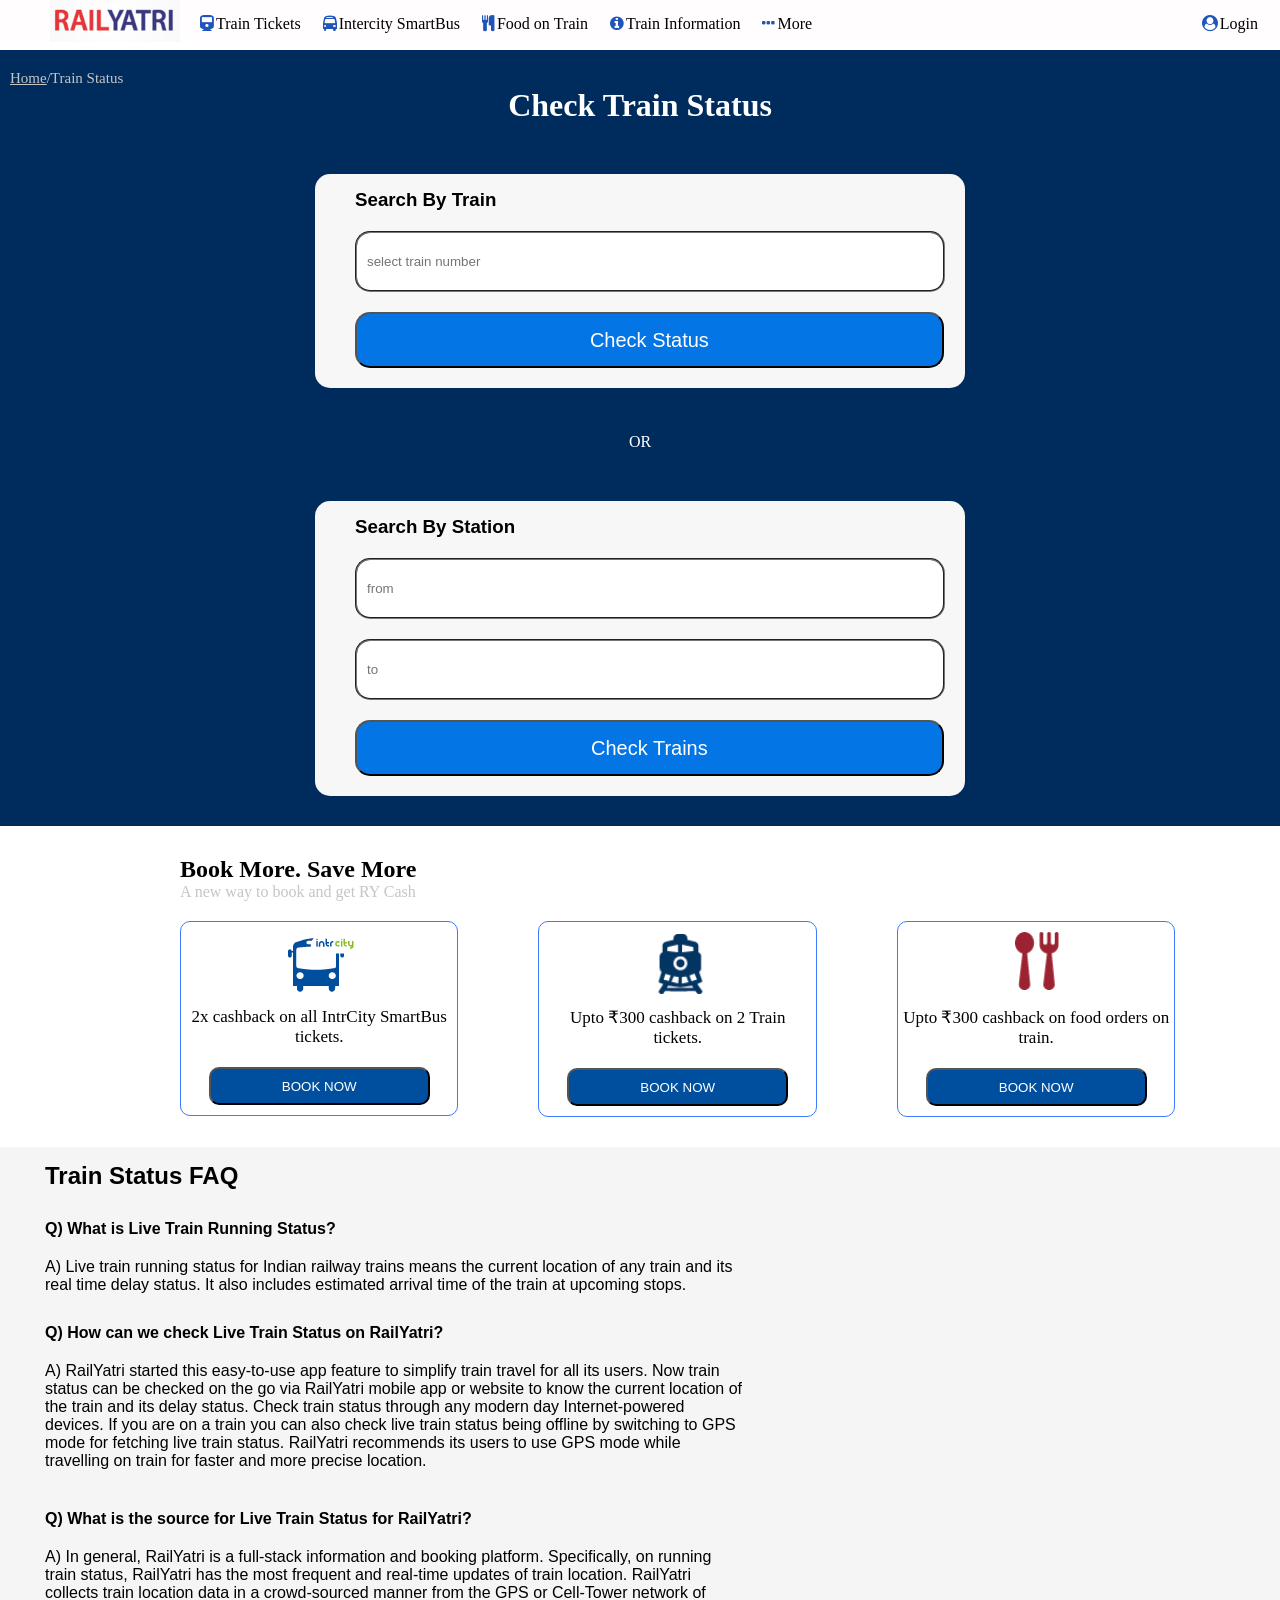
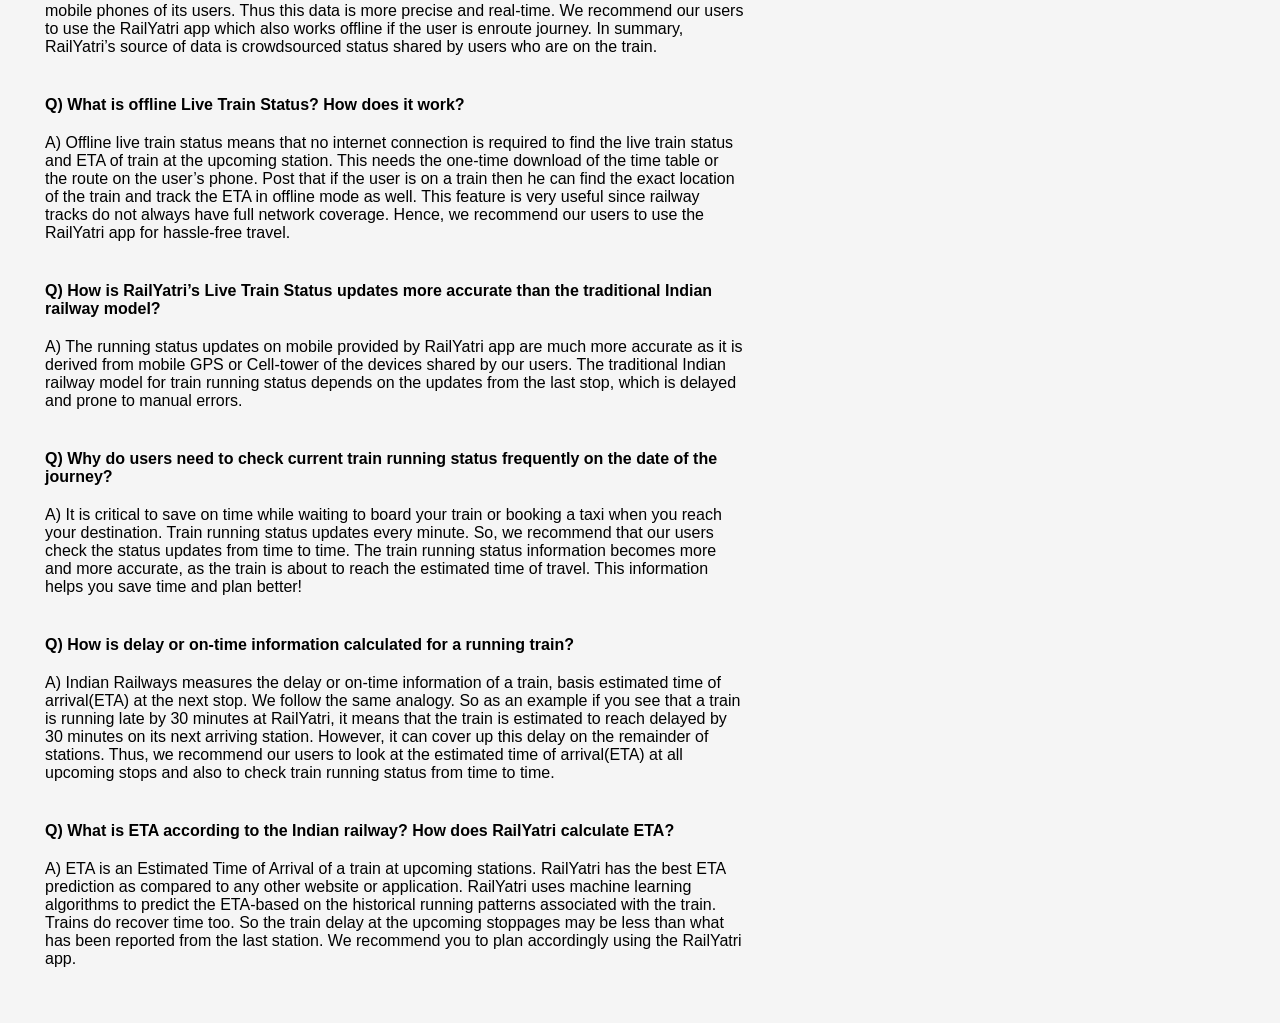
<file: index.html>
<!DOCTYPE html>
<html lang="en">
<head>
    <meta charset="UTF-8">
    <meta http-equiv="X-UA-Compatible" content="IE=edge">
    <meta name="viewport" content="width=device-width, initial-scale=1.0">
    <title>Live Train Running Status</title>
    <link rel="stylesheet" href="style.css">
    <link rel="stylesheet" href="https://cdnjs.cloudflare.com/ajax/libs/font-awesome/4.7.0/css/font-awesome.min.css">
</head>
<body>
   <div class="navbar">
           <img src="1561011202376.jpg" alt="logo" class="navlogo">
           <div class="navlinks">
               <ul class="navs">
                   <li class="red"><i class="fa fa-train"><a href="#">Train Tickets</a></i></li>
                   <li class="red"><i class="fa fa-bus"><a href="#">Intercity SmartBus</a></i></li>
                   <li class="red"><i class="fa fa-cutlery"><a href="#">Food on Train</a></i></li>
                   <li class="red"><i class="fa fa-info-circle"><a href="#">Train Information</a></i></li>
                   <li class="red"><i class="fa fa-ellipsis-h"><a href="#">More</a></i></li>
                   <li class="red log"><i class="fa fa-user-circle" style="float: right;"><a href="#">Login</a></i></li>
               </ul>
           </div>
    </div> 
<div class="block">
    <div><p style="color:rgb(197, 197, 197);" class="size"><a href="#">Home</a>/Train Status</p></div>
    <div class="cool"><h1>Check Train Status</h1></div>
    <div class="box1">
        <header><h3 style="font-family: -apple-system, BlinkMacSystemFont, 'Segoe UI', Roboto, Oxygen, Ubuntu, Cantarell, 'Open Sans', 'Helvetica Neue', sans-serif; margin-left: 30px; margin-top: 10px;">Search By Train</h3></header>
        <form>
        <input type="text" placeholder="select train number" class="box3">
        <button type="submit" class="box4" >Check Status</button>
        </form>
    </div>
   <div class="line">OR</div>
   <div class="box5">
   <header><header><h3 style="font-family: -apple-system, BlinkMacSystemFont, 'Segoe UI', Roboto, Oxygen, Ubuntu, Cantarell, 'Open Sans', 'Helvetica Neue', sans-serif; margin-left: 30px; margin-top: 10px;">Search By Station</h3></header></header>
   <form>
       <input type="text" placeholder="from" class="box6">
       <input type="text" placeholder="to" class="box6">
       <button type="submit" class="box4" >Check Trains</button>
   </form>
   </div>
</div>
<div class="hall">
    <h2>Book More. Save More</h2>
    <p style="color:rgb(197, 197, 197)"> A new way to book and get RY Cash</p>
    <div class="hap">
        <ul>
            <li class="box7"><img src="train.jpg" alt="train" class="img"><br>2x cashback on all IntrCity SmartBus tickets.<br><button type="submit" class="but">BOOK NOW</button></li>
            <li class="box7"><img src="train2.jpg" alt="train" class="img"><br>Upto ₹300 cashback on 2 Train<br>tickets.<br><button type="submit" class="but">BOOK NOW</button></li>
            <li class="box7"><img src="food.jpg" alt="train" class="img"><br>Upto ₹300 cashback on food orders on train.<br><button type="submit" class="but">BOOK NOW</button></li>
        </ul>
    </div>
</div>
<div class="dud">
  <div><h2 class="dud1">Train Status FAQ</h2>
<div class="dud3">
<p class="dud2"><h4 class="dud1" style="margin-top: 10px; margin-bottom: 10px;">Q) What is Live Train Running Status?</h4>
 <div style= "margin-top: 10px; margin-bottom: 20px;" class="dud1">  
A) Live train running status for Indian railway trains means the current location of any train and its real time delay status. It also includes estimated arrival time of the train at upcoming stops.
</div> 

<h4 class="dud1" style="margin-top: 10px; margin-bottom: 10px;">Q) How can we check Live Train Status on RailYatri?</h4>
<div style="margin-top: 10px; margin-bottom: 30px;" class="dud1">
A) RailYatri started this easy-to-use app feature to simplify train travel for all its users. Now train status can be checked on the go via RailYatri mobile app or website to know the current location of the train and its delay status. Check train status through any modern day Internet-powered devices. If you are on a train you can also check live train status being offline by switching to GPS mode for fetching live train status. RailYatri recommends its users to use GPS mode while travelling on train for faster and more precise location.
</div>

<h4 class="dud1" style="margin-top: 10px; margin-bottom: 10px;">Q) What is the source for Live Train Status for RailYatri?</h4>
<div style="margin-top: 10px; margin-bottom: 30px;" class="dud1">
A) In general, RailYatri is a full-stack information and booking platform. Specifically, on running train status, RailYatri has the most frequent and real-time updates of train location. RailYatri collects train location data in a crowd-sourced manner from the GPS or Cell-Tower network of mobile phones of its users. Thus this data is more precise and real-time. We recommend our users to use the RailYatri app which also works offline if the user is enroute journey. In summary, RailYatri’s source of data is crowdsourced status shared by users who are on the train.
</div>

<h4 class="dud1" style="margin-top: 10px; margin-bottom: 10px;">Q) What is offline Live Train Status? How does it work?</h4>
<div style="margin-top: 10px; margin-bottom: 30px;" class="dud1">
A) Offline live train status means that no internet connection is required to find the live train status and ETA of train at the upcoming station. This needs the one-time download of the time table or the route on the user’s phone. Post that if the user is on a train then he can find the exact location of the train and track the ETA in offline mode as well. This feature is very useful since railway tracks do not always have full network coverage. Hence, we recommend our users to use the RailYatri app for hassle-free travel.
</div>

<h4 class="dud1" style="margin-top: 10px; margin-bottom: 10px;">Q) How is RailYatri’s Live Train Status updates more accurate than the traditional Indian railway model?</h4>
<div style="margin-top: 10px; margin-bottom: 30px;" class="dud1">A) The running status updates on mobile provided by RailYatri app are much more accurate as it is derived from mobile GPS or Cell-tower of the devices shared by our users. The traditional Indian railway model for train running status depends on the updates from the last stop, which is delayed and prone to manual errors.
</div>

<h4 class="dud1" style="margin-top: 10px; margin-bottom: 10px;">Q) Why do users need to check current train running status frequently on the date of the journey?</h4>
<div style="margin-top: 10px; margin-bottom: 30px;" class="dud1">A) It is critical to save on time while waiting to board your train or booking a taxi when you reach your destination. Train running status updates every minute. So, we recommend that our users check the status updates from time to time. The train running status information becomes more and more accurate, as the train is about to reach the estimated time of travel. This information helps you save time and plan better!
</div>

<h4 class="dud1" style="margin-top: 10px; margin-bottom: 10px;">Q) How is delay or on-time information calculated for a running train?</h4>
<div style="margin-top: 10px; margin-bottom: 30px;" class="dud1">A) Indian Railways measures the delay or on-time information of a train, basis estimated time of arrival(ETA) at the next stop. We follow the same analogy. So as an example if you see that a train is running late by 30 minutes at RailYatri, it means that the train is estimated to reach delayed by 30 minutes on its next arriving station. However, it can cover up this delay on the remainder of stations. Thus, we recommend our users to look at the estimated time of arrival(ETA) at all upcoming stops and also to check train running status from time to time.
</div>

<h4 class="dud1" style="margin-top: 10px; margin-bottom: 10px;">Q) What is ETA according to the Indian railway? How does RailYatri calculate ETA?</h4>
<div style="margin-top: 10px; margin-bottom: 30px;" class="dud1">A) ETA is an Estimated Time of Arrival of a train at upcoming stations. RailYatri has the best ETA prediction as compared to any other website or application. RailYatri uses machine learning algorithms to predict the ETA-based on the historical running patterns associated with the train. Trains do recover time too. So the train delay at the upcoming stoppages may be less than what has been reported from the last station. We recommend you to plan accordingly using the RailYatri app.</p>
</div>
</div>
</div>
</body>
</html>
</file>
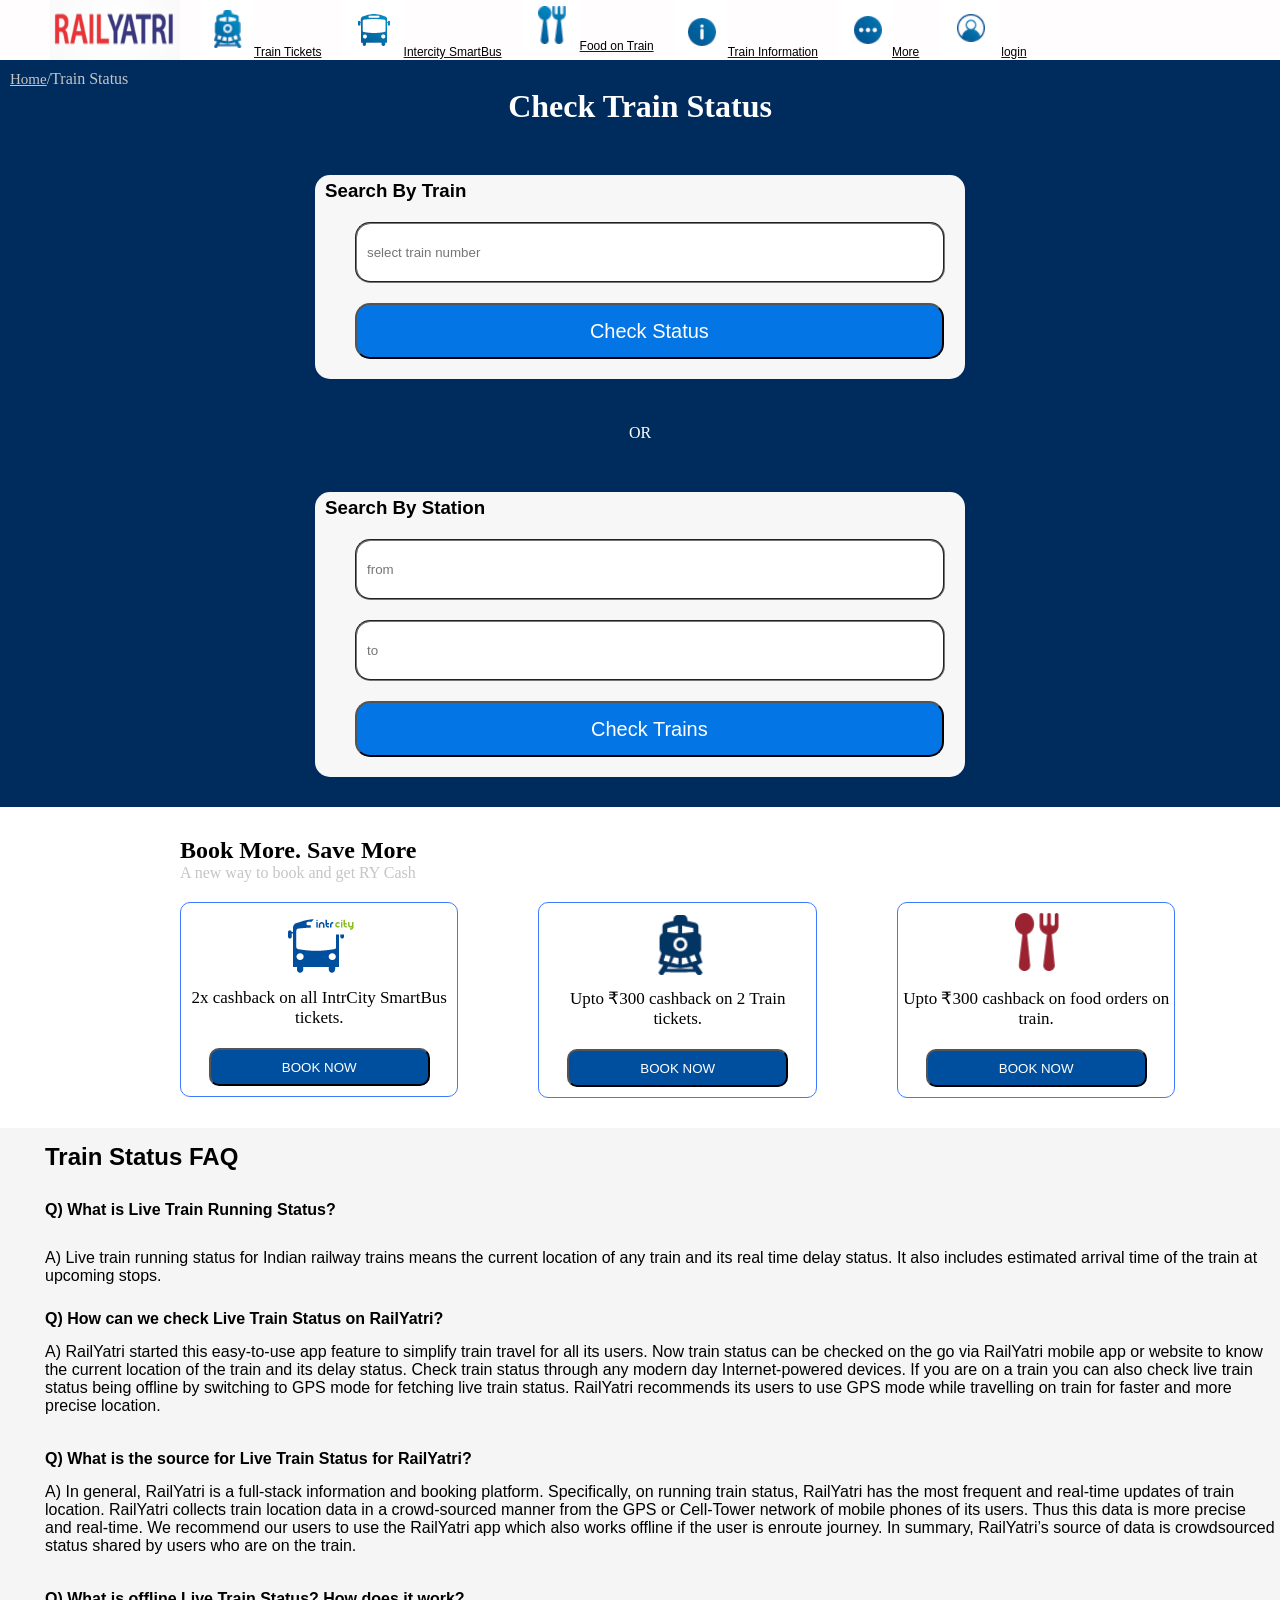
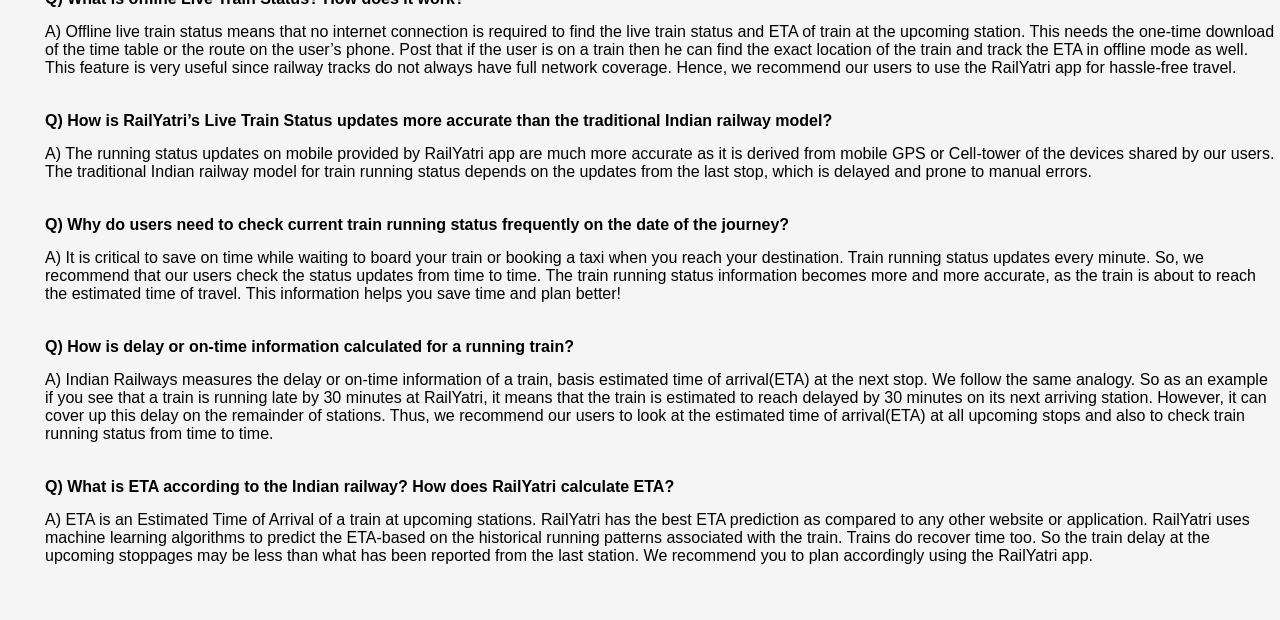
<file: clone.html>
<!DOCTYPE html>
<html lang="en">
<head>
    <meta charset="UTF-8">
    <meta http-equiv="X-UA-Compatible" content="IE=edge">
    <meta name="viewport" content="width=device-width, initial-scale=1.0">
    <title>Live Train Running Status</title>
    <link rel="stylesheet" href="style.css">
</head>
<body>
   <div class="navbar">
           <img src="1561011202376.png" alt="logo" class="navlogo">
           <div class="navlinks">
               <ul>
                   <a href="#"><li class="red"><img src="train8.jpg" alt="train" class="img1">Train Tickets</li></a>
                   <a href="#"><li class="red"><img src="bus2.jpg" alt="train" class="img1">Intercity SmartBus</li></a>
                   <a href="#"><li class="red"><img src="food2.jpg" alt="train" class="img1">Food on Train</li></a>
                   <a href="#"><li class="red"><img src="info2.jpg" alt="train" class="img1">Train Information</li></a>
                   <a href="#"><li class="red"><img src="more2.jpg" alt="train" class="img1">More</li></a>
                   <a href="#"><li class="red log"><img src="login2.jpg" alt="train" class="img1 log">login</li></a>
               </ul>
           </div>
        
    </div> 
<div class="block">
    <div><p style="color:rgb(197, 197, 197);"><a href="#" class="size">Home</a>/Train Status</p></div>
    <div class="cool"><h1>Check Train Status</h1></div>
    <div class="box1">
        <header><h3 style="font-family: -apple-system, BlinkMacSystemFont, 'Segoe UI', Roboto, Oxygen, Ubuntu, Cantarell, 'Open Sans', 'Helvetica Neue', sans-serif;">Search By Train</h3></header>
        <form>
        <input type="text" placeholder="select train number" class="box3">
        <button type="submit" class="box4" >Check Status</button>
        </form>
    </div>
   <div class="line">OR</div>
   <div class="box5">
   <header><header><h3 style="font-family: -apple-system, BlinkMacSystemFont, 'Segoe UI', Roboto, Oxygen, Ubuntu, Cantarell, 'Open Sans', 'Helvetica Neue', sans-serif;">Search By Station</h3></header></header>
   <form>
       <input type="text" placeholder="from" class="box6">
       <input type="text" placeholder="to" class="box6">
       <button type="submit" class="box4" >Check Trains</button>
   </form>
   </div>
</div>
<div class="hall">
    <h2>Book More. Save More</h2>
    <p style="color:rgb(197, 197, 197)"> A new way to book and get RY Cash</p>
    <div class="hap">
        <ul>
            <li class="box7"><img src="train.jpg" alt="train" class="img"><br>2x cashback on all IntrCity SmartBus tickets.<br><button type="submit" class="but">BOOK NOW</button></li>
            <li class="box7"><img src="train2.jpg" alt="train" class="img"><br>Upto ₹300 cashback on 2 Train<br>tickets.<br><button type="submit" class="but">BOOK NOW</button></li>
            <li class="box7"><img src="food.jpg" alt="train" class="img"><br>Upto ₹300 cashback on food orders on train.<br><button type="submit" class="but">BOOK NOW</button></li>
        </ul>
    </div>
</div>
<div class="dud">
  <div><h2 class="dud1">Train Status FAQ</h2>
<p class="dud1 dud2"><b style="margin-top: 10px; margin-bottom: 10px;">Q) What is Live Train Running Status?</b><br>
 <div style= "margin-top: 10px; margin-bottom: 20px;" class="dud1">  
A) Live train running status for Indian railway trains means the current location of any train and its real time delay status. It also includes estimated arrival time of the train at upcoming stops.<br>
</div> 

<b class="dud1" style="margin-top: 10px; margin-bottom: 10px;">Q) How can we check Live Train Status on RailYatri?</b><br>
<div style="margin-top: 10px; margin-bottom: 30px;" class="dud1">
A) RailYatri started this easy-to-use app feature to simplify train travel for all its users. Now train status can be checked on the go via RailYatri mobile app or website to know the current location of the train and its delay status. Check train status through any modern day Internet-powered devices. If you are on a train you can also check live train status being offline by switching to GPS mode for fetching live train status. RailYatri recommends its users to use GPS mode while travelling on train for faster and more precise location.<br>
</div>

<b class="dud1" style="margin-top: 10px; margin-bottom: 10px;">Q) What is the source for Live Train Status for RailYatri?</b><br>
<div style="margin-top: 10px; margin-bottom: 30px;" class="dud1">
A) In general, RailYatri is a full-stack information and booking platform. Specifically, on running train status, RailYatri has the most frequent and real-time updates of train location. RailYatri collects train location data in a crowd-sourced manner from the GPS or Cell-Tower network of mobile phones of its users. Thus this data is more precise and real-time. We recommend our users to use the RailYatri app which also works offline if the user is enroute journey. In summary, RailYatri’s source of data is crowdsourced status shared by users who are on the train.<br>
</div>

<b class="dud1" style="margin-top: 10px; margin-bottom: 10px;">Q) What is offline Live Train Status? How does it work?</b><br>
<div style="margin-top: 10px; margin-bottom: 30px;" class="dud1">
A) Offline live train status means that no internet connection is required to find the live train status and ETA of train at the upcoming station. This needs the one-time download of the time table or the route on the user’s phone. Post that if the user is on a train then he can find the exact location of the train and track the ETA in offline mode as well. This feature is very useful since railway tracks do not always have full network coverage. Hence, we recommend our users to use the RailYatri app for hassle-free travel.<br>
</div>

<b class="dud1" style="margin-top: 10px; margin-bottom: 10px;">Q) How is RailYatri’s Live Train Status updates more accurate than the traditional Indian railway model?</b><br>
<div style="margin-top: 10px; margin-bottom: 30px;" class="dud1">A) The running status updates on mobile provided by RailYatri app are much more accurate as it is derived from mobile GPS or Cell-tower of the devices shared by our users. The traditional Indian railway model for train running status depends on the updates from the last stop, which is delayed and prone to manual errors.<br>
</div>

<b class="dud1" style="margin-top: 10px; margin-bottom: 10px;">Q) Why do users need to check current train running status frequently on the date of the journey?</b><br>
<div style="margin-top: 10px; margin-bottom: 30px;" class="dud1">A) It is critical to save on time while waiting to board your train or booking a taxi when you reach your destination. Train running status updates every minute. So, we recommend that our users check the status updates from time to time. The train running status information becomes more and more accurate, as the train is about to reach the estimated time of travel. This information helps you save time and plan better!<br>
</div>

<b class="dud1" style="margin-top: 10px; margin-bottom: 10px;">Q) How is delay or on-time information calculated for a running train?</b><br>
<div style="margin-top: 10px; margin-bottom: 30px;" class="dud1">A) Indian Railways measures the delay or on-time information of a train, basis estimated time of arrival(ETA) at the next stop. We follow the same analogy. So as an example if you see that a train is running late by 30 minutes at RailYatri, it means that the train is estimated to reach delayed by 30 minutes on its next arriving station. However, it can cover up this delay on the remainder of stations. Thus, we recommend our users to look at the estimated time of arrival(ETA) at all upcoming stops and also to check train running status from time to time.<br>
</div>

<b class="dud1" style="margin-top: 10px; margin-bottom: 10px;">Q) What is ETA according to the Indian railway? How does RailYatri calculate ETA?</b><br>
<div style="margin-top: 10px; margin-bottom: 30px;" class="dud1">A) ETA is an Estimated Time of Arrival of a train at upcoming stations. RailYatri has the best ETA prediction as compared to any other website or application. RailYatri uses machine learning algorithms to predict the ETA-based on the historical running patterns associated with the train. Trains do recover time too. So the train delay at the upcoming stoppages may be less than what has been reported from the last station. We recommend you to plan accordingly using the RailYatri app.<br></p>
</div>
</div>
</body>
</html>
</file>
<file: style.css>
*{
    overflow-x: visible;
    margin: 0;
    padding: 0;
}
.navbar{
    display: flex;
   width: 100%;
    background-color: rgb(255, 253, 253);
    position: fixed;
    top: 0px;
    left: 0px;
    right: 0px;
}
.navlogo{
    width: 130px;
    margin-left: 50px;
    border-radius: 5%;
}
.navlinks{
display: flex;
align-items: center;
align-self: center;
}
.navlinks ul{
  margin-left: 10px;
  display: flex;
}
.navlinks ul li{
    list-style: none;
    display: inline;
    margin-left: 10px;
    margin-right: 10px;
    font-size: 12px;
}
.navs li:last-child {
    float: right;
    right: 10px;
    top: 0;
    
    position: absolute;
  }
.size{
    text-align: left;
    margin-left: 10px;
    font-size: 15px;
    color: rgb(197, 197, 197);
}
.size a{
    color: rgb(197, 197, 197);
}
.block{
    width: 100%;
    margin-top: 50px;
    background-color: #002c5d;
    padding-top: 20px;
    padding-bottom: 30px;
    height: auto;
}
.cool{
    text-align: center;
    color: white
}
.box1{
    width: 50%;
    height: auto;
    margin-left: auto;
    margin-top: 50px;
    margin-right: auto;
    background: #f7f7f7;
    border-radius: 15px;
     padding-top: 5px;
    padding-bottom: 10px;
     padding-left: 10px;
     padding-right: 0px;
     display: block;
    align-content: center;
    }
.box3{
    margin-top: 20px;
    padding-left: 10px;
    width: 90%;
    height: 15mm;
    margin-right: -10px;
    border-radius: 15px;
    border-style: groove;
    margin-left: 30px;
    margin-right: auto;
    font-family: -apple-system, BlinkMacSystemFont, 'Segoe UI', Roboto, Oxygen, Ubuntu, Cantarell, 'Open Sans', 'Helvetica Neue', sans-serif;
}
.box4{
    margin-top: 20px;
    width: 92%;
    margin-bottom: 10px;
    height: 15mm;
    background: #0475e5;
    color: white;
    font-size: 20px;
    border-radius: 15px;
    margin-left: 30px;
    margin-right: auto;
    font-family: -apple-system, BlinkMacSystemFont, 'Segoe UI', Roboto, Oxygen, Ubuntu, Cantarell, 'Open Sans', 'Helvetica Neue', sans-serif;
   
}
.line{
    text-align: center;
    margin-top: 45px;
    color:white;
}
.box5{
    width: 50%;
    height: auto;
    margin-left: auto;
    margin-top: 50px;
    margin-right: auto;
    background: #f7f7f7;
    border-radius: 15px;
     padding-top: 5px;
     padding-bottom: 10px;
     padding-left: 10px;
     padding-right: 0px;
     display: block;
    align-content: center;
    }
    .box6{
        margin-top: 20px;
        padding-left: 10px;
        width: 90%;
        height: 15mm;
        margin-right: -10px;
        border-radius: 15px;
        border-style: groove;
        margin-left: 30px;
        margin-right: auto;
        font-family: -apple-system, BlinkMacSystemFont, 'Segoe UI', Roboto, Oxygen, Ubuntu, Cantarell, 'Open Sans', 'Helvetica Neue', sans-serif;
    }
.hall{
    margin-left: 100px;
    margin-top: 30px;
}
.hall h2{
    margin-left: 80px;
}
.hall p{
    margin-left: 80px;
}
.box7{
    width: 40%;
    height: max-content;
    background: white;
    border-radius: 10px;
    border-style: solid;
    border-color: rgb(61, 122, 255);
    border-width: 1px;
   
}
.hap{
   display: flex;
   justify-content: space-between;
   align-items: center;
   margin-left: auto;
   margin-right: auto;
   z-index: 10;
   flex-shrink: 2;
}
.hap ul{
  display: flex;
   flex-shrink: 2;
}
.hap ul li{
    list-style: none;
    display: inline;
    margin-left: 80px;
    margin-right: auto;
    font-size: 17px;
    margin-top: 20px;
    text-align: center;
}
.but{
    margin-top: 20px;
    height: 1cm;
    width:  80%;
    font-family: -apple-system, BlinkMacSystemFont, 'Segoe UI', Roboto, Oxygen, Ubuntu, Cantarell, 'Open Sans', 'Helvetica Neue', sans-serif;
    background: #004f9e;
    color: white;
    border-radius: 10px;
    margin-bottom: 10px;
}
.red{
    margin-bottom: 10px;
    color: black;
    font-family: -apple-system, BlinkMacSystemFont, 'Segoe UI', Roboto, Oxygen, Ubuntu, Cantarell, 'Open Sans', 'Helvetica Neue', sans-serif;
    margin-left: 20px;
    margin-top: 15px;
    align-items: center;
}
.red a{
    text-decoration: none;
    color: black;
    font-size: 1rem;
    margin-left: 2px;
}
.red i{
    color: rgb(31, 85, 187);
    font-size: 1rem;
    margin-right: 2px;
}
.dud{
    margin-top: 30px;
    width: 100%;
    height: auto;
    background-color: #f5f5f5;
    padding-top: 10px;
    padding-bottom: 20px;
}
.dud3{
    max-width: 750px;
    display: block;
    margin-left: 0px;
    margin-right: 10px;
    text-align: left;
}
.dud1{
    margin-left: 40px;
    margin-bottom: 10px;
    font-family: -apple-system, BlinkMacSystemFont, 'Segoe UI', Roboto, Oxygen, Ubuntu, Cantarell, 'Open Sans', 'Helvetica Neue', sans-serif;
    padding: 5px;
}
.dud2{
    margin-top: 20px;
    margin-bottom: 20px;
    color: black;
    font-family: -apple-system, BlinkMacSystemFont, 'Segoe UI', Roboto, Oxygen, Ubuntu, Cantarell, 'Open Sans', 'Helvetica Neue', sans-serif;
    
}
@media screen and (max-width: 650px){
    .navbar{
        display: flex;
        height: auto;
    }
    .navlogo{
        margin-left: 0;
    }
    .navlinks ul{
        display: none;
    }
    .block{
        margin-top: 40px;
        width: 100%;
        text-align: center;
        overflow-x: hidden;
    }
    .cool{
        text-align: center;
        margin-left: 0px;
        margin-top: 10px;
    }
    .box1{
        width: 80%;
        margin-left: auto;
        margin-right: auto;
        text-align: left;
        padding: 0;
        height: auto;
        padding-top: 10px;
        padding-bottom: 10px;
    }
    .box3{
        width: 90%;
        border-style: groove;
        margin-top: 20px;
        margin-left: 10px;
    }
    .box4{
        width: 95%;
        margin-left: 10px;
    }
    .line{
        text-align: center;
        margin-left: 0;
    }
    .box5{
        width: 80%;
        margin-left: auto;
        margin-right: auto;
        text-align: left;
        padding: 0;
        height: auto;
        padding-top: 10px;
        padding-bottom: 10px;
    }
    .box6{
        width: 90%;
        border-style: groove;
        margin-left: 15px;
    }
    .hap{
        display: block;
        margin-left: auto;
        margin-right: auto;
        text-align: center;
    }
    .hap ul{
        display: block;
        margin-top: 50px;
        margin-left: 60px;
        margin-right: 20px;
    }
    .hap ul li{
        display: block;
        margin-left: 0px;
    }
    .hall h2{
       margin-left: -80px;
       text-align: center;
    }
    .hall p{
        margin-left: -80px;
        text-align: center;
    }
    .box7{
        width: 80%;
    }
    .dud3{
        max-width: 100%;
    }
    
}
@media screen and (max-width: 950px){
    .navlogo{
        margin-left: 10px;
    }
    .navlinks ul{
        margin-left: 2px;
    }
    .navlinks ul li{
        margin-left: 5px;
        margin-right: 0px;
    }
    .navs li:last-child{
        position: relative;
        margin-left: 30px;
    }
    .box3{
        margin-left: 8px;
    }
    .box4{
        margin-left: 8px;
    }
    .box6{
        margin-left: 8px;
    }
    .hall{
        margin-left: 0px;
    }
    .hap ul li{
        margin-left: 20px;
        margin-right: 10px;
    }

}
.fool{
    width: 100%;
    height: 50vh;
    background-color: white;
    padding: 20px;
}
</file>
